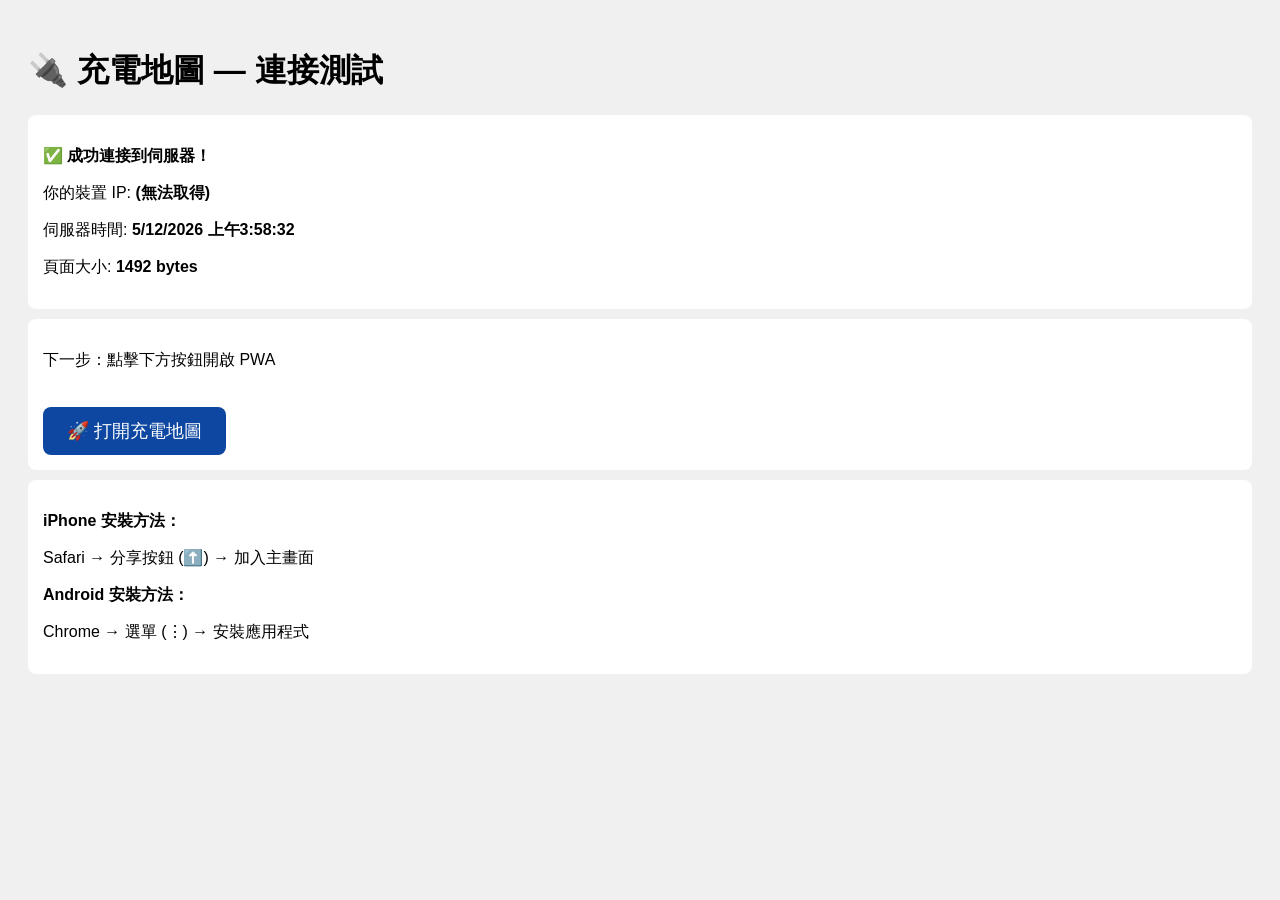
<file: test.html>
<!DOCTYPE html>
<html lang="zh-HK">
<head>
<meta charset="UTF-8">
<meta name="viewport" content="width=device-width, initial-scale=1.0">
<title>連接測試</title>
<style>
  body { font-family: sans-serif; padding: 20px; background: #f0f0f0; }
  .ok { color: green; font-size: 20px; }
  .fail { color: red; font-size: 20px; }
  .info { background: #fff; padding: 15px; border-radius: 8px; margin: 10px 0; }
  a { display: inline-block; margin-top: 20px; padding: 12px 24px; background: #0D47A1; color: #fff; text-decoration: none; border-radius: 8px; font-size: 18px; }
</style>
</head>
<body>
<h1>🔌 充電地圖 — 連接測試</h1>
<div class="info">
  <p>✅ <strong>成功連接到伺服器！</strong></p>
  <p>你的裝置 IP: <strong id="ip">...</strong></p>
  <p>伺服器時間: <strong id="time"></strong></p>
  <p>頁面大小: <strong id="size"></strong></p>
</div>
<div class="info">
  <p>下一步：點擊下方按鈕開啟 PWA</p>
  <a href="/">🚀 打開充電地圖</a>
</div>
<div class="info">
  <p><strong>iPhone 安裝方法：</strong></p>
  <p>Safari → 分享按鈕 (⬆️) → 加入主畫面</p>
  <p><strong>Android 安裝方法：</strong></p>
  <p>Chrome → 選單 (⋮) → 安裝應用程式</p>
</div>
<script>
  document.getElementById('time').textContent = new Date().toLocaleString('zh-HK');
  document.getElementById('size').textContent = document.documentElement.outerHTML.length + ' bytes';
  fetch('https://api.ipify.org?format=json').then(r=>r.json()).then(d=>{
    document.getElementById('ip').textContent = d.ip;
  }).catch(()=>{
    document.getElementById('ip').textContent = '(無法取得)';
  });
</script>
</body>
</html>
</file>
